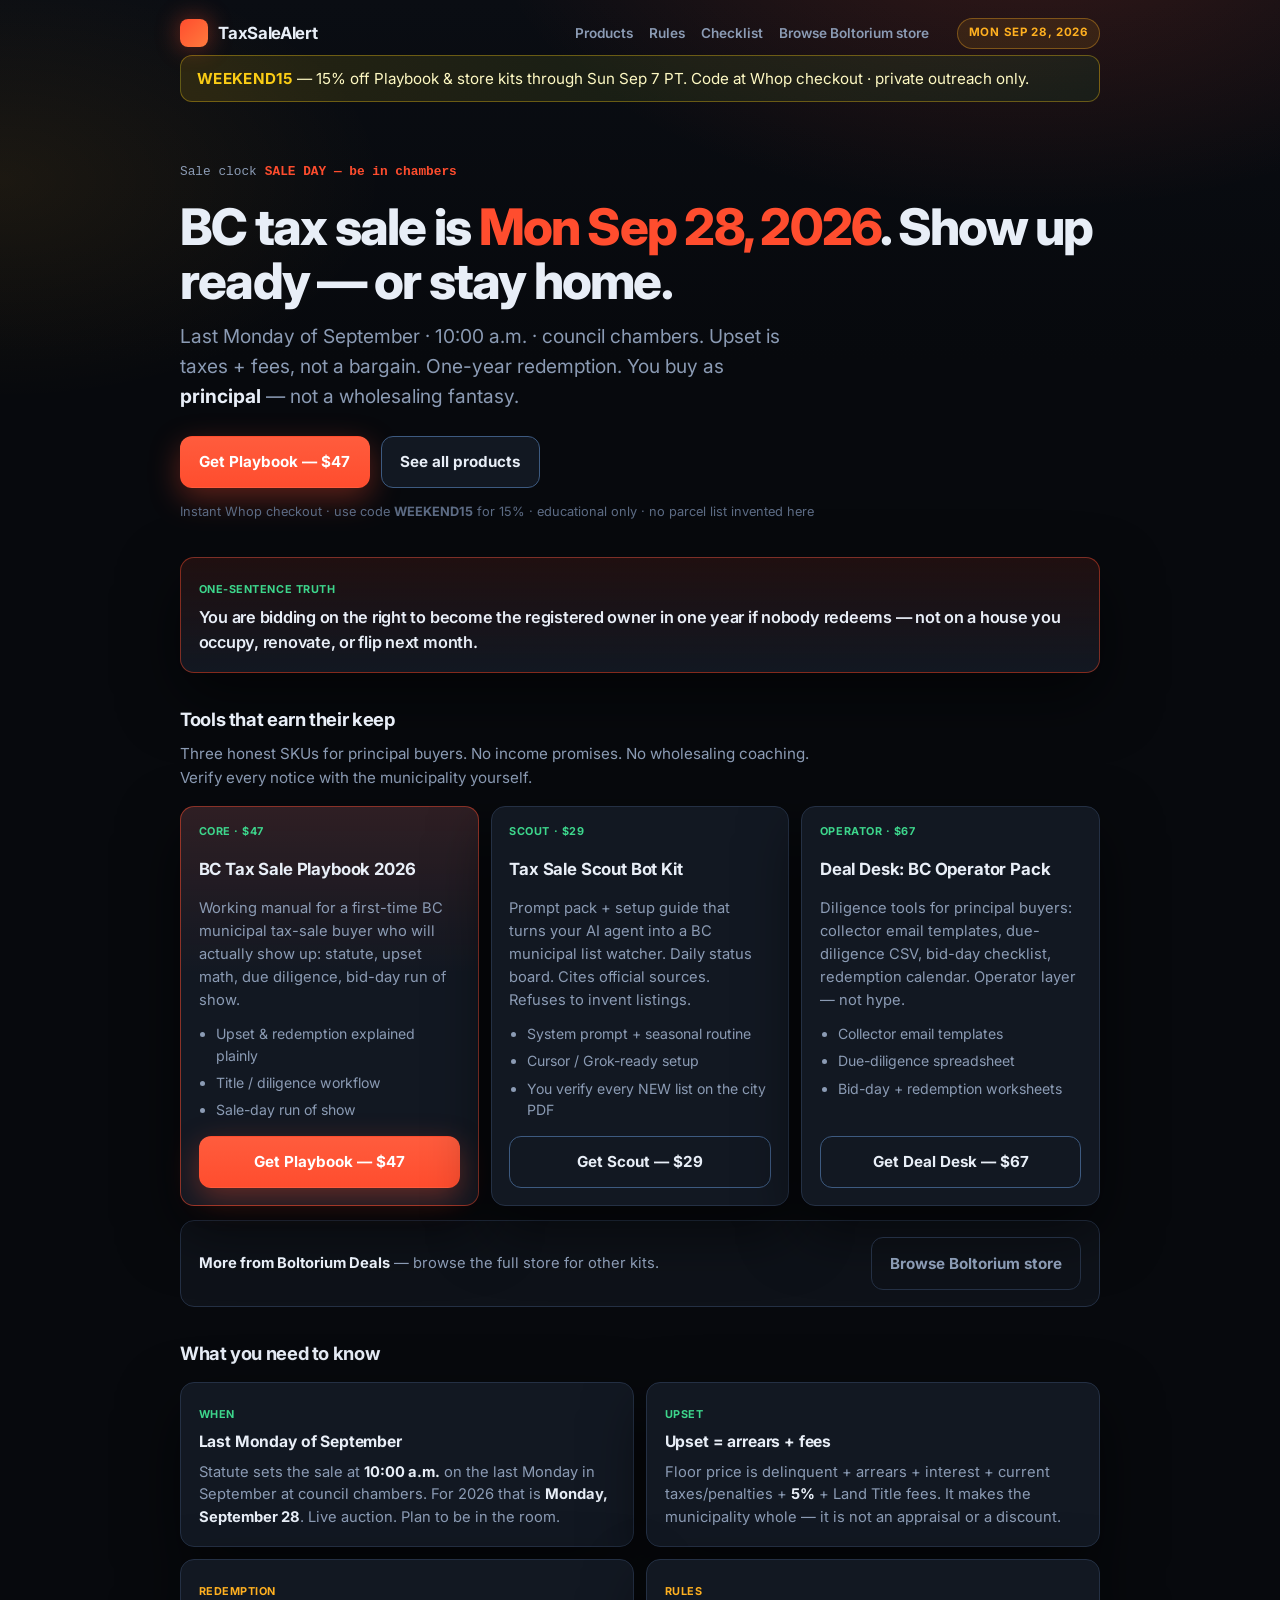
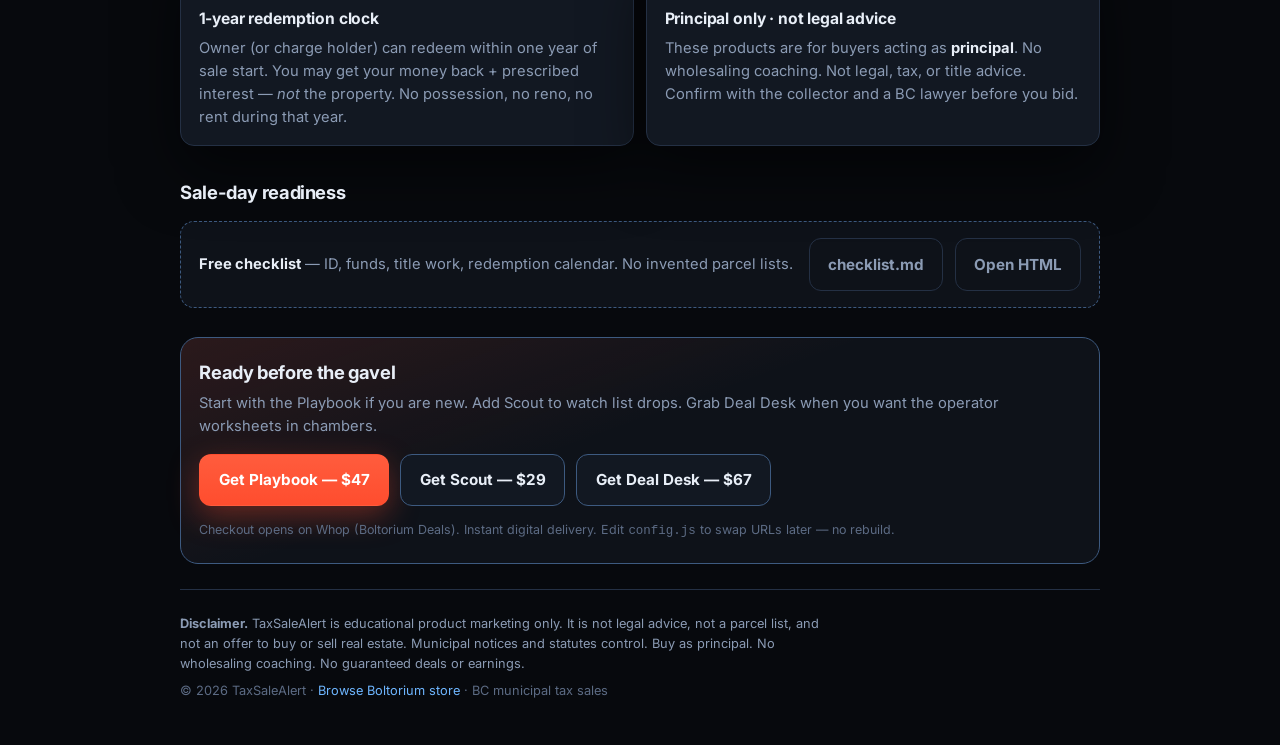
<file: index.html>
<!DOCTYPE html>
<html lang="en-CA">
<head>
  <meta charset="utf-8" />
  <meta name="viewport" content="width=device-width, initial-scale=1" />
  <meta name="theme-color" content="#07090d" />
  <title>TaxSaleAlert — BC Municipal Tax Sale · Sep 28, 2026</title>
  <meta name="description" content="Honest tools for BC municipal tax-sale buyers ahead of Mon Sep 28, 2026. Playbook, Scout, Deal Desk. Upset, redemption, bid as principal. Not legal advice. No fake parcel lists." />
  <meta property="og:title" content="TaxSaleAlert — BC Tax Sale Sep 28, 2026" />
  <meta property="og:description" content="Last Monday of September. Upset = arrears + fees. One-year redemption. Buy as principal. Educational products only." />
  <meta property="og:type" content="website" />
  <link rel="preconnect" href="https://fonts.googleapis.com" />
  <link rel="preconnect" href="https://fonts.gstatic.com" crossorigin />
  <link href="https://fonts.googleapis.com/css2?family=Inter:wght@400;600;700;800&display=swap" rel="stylesheet" />
  <link rel="stylesheet" href="./styles.css" />
</head>
<body>
  <div class="wrap">
    <header class="top">
      <div class="brand">
        <span class="brand-mark" aria-hidden="true"></span>
        TaxSaleAlert
      </div>
      <nav class="nav" aria-label="Primary">
        <a href="#products">Products</a>
        <a href="#rules">Rules</a>
        <a href="./checklist.html">Checklist</a>
        <a id="cta-store" href="https://whop.com/boltorium-deals" rel="noopener noreferrer" target="_blank">Store</a>
      </nav>
      <div class="pill" id="sale-pill">Mon Sep 28, 2026</div>
    </header>

    <main>
    <div class="promo-banner" id="promo-banner" role="status">
      <strong>WEEKEND15</strong> — 15% off Playbook &amp; store kits through <span id="promo-until">Sun Sep 7 PT</span>.
      Code at Whop checkout · private outreach only.
    </div>

      <section class="hero">
        <div class="countdown" id="countdown" aria-live="polite">
          <span>Sale clock</span>
          <strong id="countdown-value">—</strong>
        </div>
        <h1>
          BC tax sale is
          <span class="hot">Mon Sep&nbsp;28, 2026</span>.
          Show up ready — or stay home.
        </h1>
        <p class="lede">
          Last Monday of September · 10:00&nbsp;a.m. · council chambers.
          Upset is taxes + fees, not a bargain. One-year redemption.
          You buy as <strong class="em">principal</strong> — not a wholesaling fantasy.
        </p>
        <div class="cta-row">
          <a class="btn btn-primary" id="cta-playbook-hero" href="https://whop.com/checkout/plan_iAXEC2zlTtU7I" rel="noopener noreferrer" target="_blank">
            Get Playbook — $47
          </a>
          <a class="btn btn-secondary" href="#products">
            See all products
          </a>
        </div>
        <p class="fine">Instant Whop checkout · use code <strong>WEEKEND15</strong> for 15% · educational only · no parcel list invented here</p>
      </section>

      <section>
        <div class="card truth">
          <span class="tag">One-sentence truth</span>
          <p>
            You are bidding on the right to become the registered owner in one year
            if nobody redeems — not on a house you occupy, renovate, or flip next month.
          </p>
        </div>
      </section>

      <section aria-labelledby="buy-h" id="products" class="products">
        <h2 id="buy-h">Tools that earn their keep</h2>
        <p class="section-lead">
          Three honest SKUs for principal buyers. No income promises. No wholesaling coaching.
          Verify every notice with the municipality yourself.
        </p>
        <div class="grid grid-3">
          <article class="card product featured">
            <span class="tag">Core · $47</span>
            <h3>BC Tax Sale Playbook 2026</h3>
            <p>
              Working manual for a first-time BC municipal tax-sale buyer who will actually show up:
              statute, upset math, due diligence, bid-day run of show.
            </p>
            <ul>
              <li>Upset &amp; redemption explained plainly</li>
              <li>Title / diligence workflow</li>
              <li>Sale-day run of show</li>
            </ul>
            <a class="btn btn-primary btn-block" id="cta-playbook" href="https://whop.com/checkout/plan_iAXEC2zlTtU7I" rel="noopener noreferrer" target="_blank">
              Get Playbook — $47
            </a>
          </article>

          <article class="card product">
            <span class="tag">Scout · $29</span>
            <h3>Tax Sale Scout Bot Kit</h3>
            <p>
              Prompt pack + setup guide that turns your AI agent into a BC municipal list watcher.
              Daily status board. Cites official sources. Refuses to invent listings.
            </p>
            <ul>
              <li>System prompt + seasonal routine</li>
              <li>Cursor / Grok-ready setup</li>
              <li>You verify every NEW list on the city PDF</li>
            </ul>
            <a class="btn btn-secondary btn-block" id="cta-scout" href="https://whop.com/checkout/plan_ibS6a18RbaJ65" rel="noopener noreferrer" target="_blank">
              Get Scout — $29
            </a>
          </article>

          <article class="card product">
            <span class="tag">Operator · $67</span>
            <h3>Deal Desk: BC Operator Pack</h3>
            <p>
              Diligence tools for principal buyers: collector email templates, due-diligence CSV,
              bid-day checklist, redemption calendar. Operator layer — not hype.
            </p>
            <ul>
              <li>Collector email templates</li>
              <li>Due-diligence spreadsheet</li>
              <li>Bid-day + redemption worksheets</li>
            </ul>
            <a class="btn btn-secondary btn-block" id="cta-dealdesk" href="https://whop.com/checkout/plan_H0wXOBVSESjmb" rel="noopener noreferrer" target="_blank">
              Get Deal Desk — $67
            </a>
          </article>
        </div>
        <div class="store-strip">
          <p>
            <strong>More from Boltorium Deals</strong> — browse the full store for other kits.
          </p>
          <a class="btn btn-ghost" id="cta-store-2" href="https://whop.com/boltorium-deals" rel="noopener noreferrer" target="_blank">
            Browse Boltorium store
          </a>
        </div>
      </section>

      <section aria-labelledby="rules-h" id="rules">
        <h2 id="rules-h">What you need to know</h2>
        <div class="grid grid-2">
          <article class="card">
            <span class="tag">When</span>
            <h3>Last Monday of September</h3>
            <p>
              Statute sets the sale at <strong class="em">10:00 a.m.</strong> on the last Monday in September
              at council chambers. For 2026 that is <strong class="em">Monday, September 28</strong>.
              Live auction. Plan to be in the room.
            </p>
          </article>
          <article class="card">
            <span class="tag">Upset</span>
            <h3>Upset = arrears + fees</h3>
            <p>
              Floor price is delinquent + arrears + interest + current taxes/penalties +
              <strong class="em">5%</strong> + Land Title fees.
              It makes the municipality whole — it is not an appraisal or a discount.
            </p>
          </article>
          <article class="card warn">
            <span class="tag">Redemption</span>
            <h3>1-year redemption clock</h3>
            <p>
              Owner (or charge holder) can redeem within one year of sale start.
              You may get your money back + prescribed interest — <em>not</em> the property.
              No possession, no reno, no rent during that year.
            </p>
          </article>
          <article class="card warn">
            <span class="tag">Rules</span>
            <h3>Principal only · not legal advice</h3>
            <p>
              These products are for buyers acting as <strong class="em">principal</strong>.
              No wholesaling coaching. Not legal, tax, or title advice.
              Confirm with the collector and a BC lawyer before you bid.
            </p>
          </article>
        </div>
      </section>

      <section aria-labelledby="check-h">
        <h2 id="check-h">Sale-day readiness</h2>
        <div class="check-strip">
          <p>
            <strong>Free checklist</strong> — ID, funds, title work, redemption calendar.
            No invented parcel lists.
          </p>
          <div class="cta-row" style="margin:0">
            <a class="btn btn-ghost" href="./public/checklist.md" download>checklist.md</a>
            <a class="btn btn-ghost" href="./checklist.html">Open HTML</a>
          </div>
        </div>
      </section>

      <section class="offer" aria-labelledby="final-h" id="buy">
        <h2 id="final-h">Ready before the gavel</h2>
        <p class="sub">
          Start with the Playbook if you are new. Add Scout to watch list drops.
          Grab Deal Desk when you want the operator worksheets in chambers.
        </p>
        <div class="cta-row">
          <a class="btn btn-primary" id="cta-playbook-2" href="https://whop.com/checkout/plan_iAXEC2zlTtU7I" rel="noopener noreferrer" target="_blank">
            Get Playbook — $47
          </a>
          <a class="btn btn-secondary" id="cta-scout-2" href="https://whop.com/checkout/plan_ibS6a18RbaJ65" rel="noopener noreferrer" target="_blank">
            Get Scout — $29
          </a>
          <a class="btn btn-secondary" id="cta-dealdesk-2" href="https://whop.com/checkout/plan_H0wXOBVSESjmb" rel="noopener noreferrer" target="_blank">
            Get Deal Desk — $67
          </a>
        </div>
        <p class="kit-note">
          Checkout opens on Whop (Boltorium Deals). Instant digital delivery.
          Edit <code>config.js</code> to swap URLs later — no rebuild.
        </p>
      </section>
    </main>

    <footer>
      <p class="disclaimer">
        <strong class="em-muted">Disclaimer.</strong>
        TaxSaleAlert is educational product marketing only. It is not legal advice, not a parcel list,
        and not an offer to buy or sell real estate. Municipal notices and statutes control.
        Buy as principal. No wholesaling coaching. No guaranteed deals or earnings.
      </p>
      <p>
        © 2026 TaxSaleAlert ·
        <a id="cta-store-foot" href="https://whop.com/boltorium-deals" rel="noopener noreferrer" target="_blank">Boltorium Deals</a>
        · BC municipal tax sales
      </p>
    </footer>
  </div>

  <script src="./config.js"></script>
  <script src="./app.js"></script>
</body>
</html>
</file>
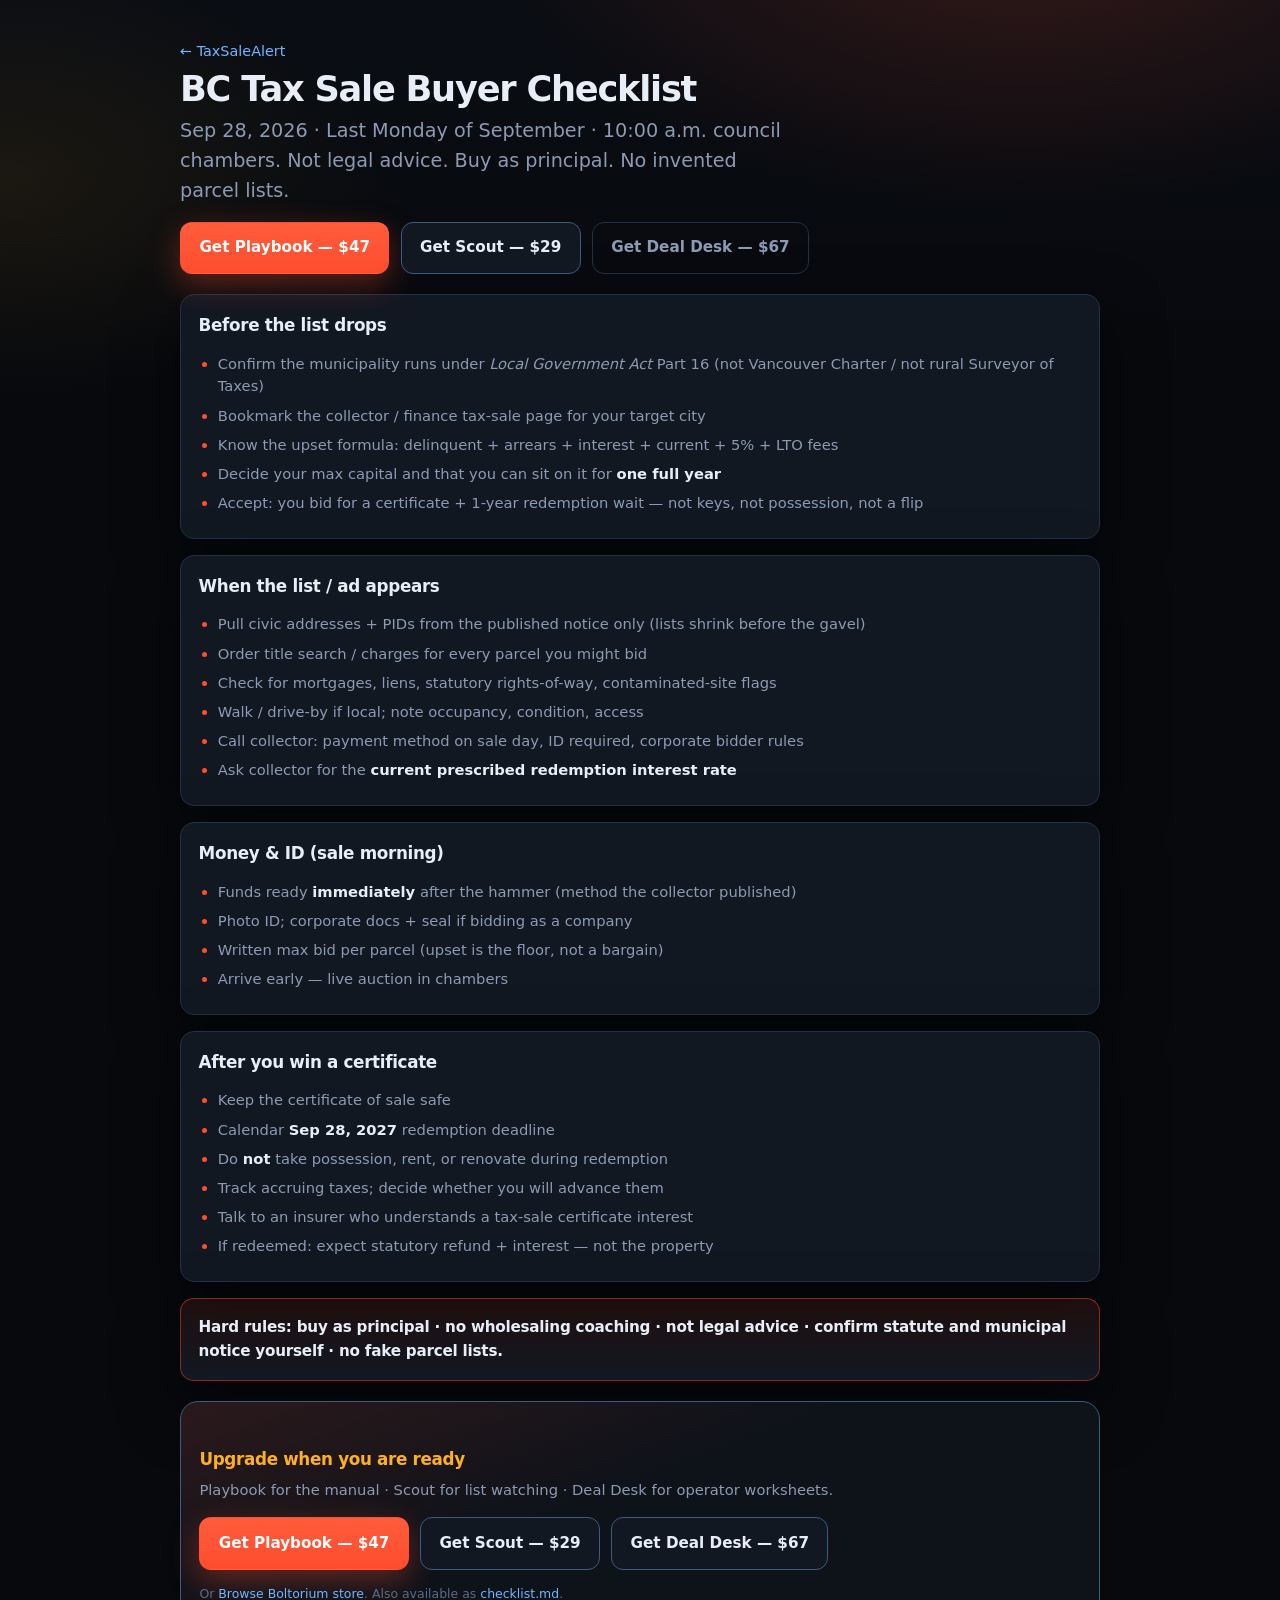
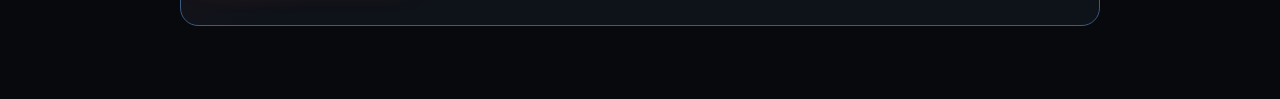
<file: checklist.html>
<!DOCTYPE html>
<html lang="en-CA">
<head>
  <meta charset="utf-8" />
  <meta name="viewport" content="width=device-width, initial-scale=1" />
  <meta name="theme-color" content="#07090d" />
  <title>BC Tax Sale Buyer Checklist — Sep 28, 2026</title>
  <meta name="description" content="Free BC municipal tax-sale buyer checklist. Principal buyers only. Not legal advice. No invented parcel lists." />
  <link rel="stylesheet" href="./styles.css" />
  <style>
    .doc { padding: 1.5rem 0 3rem; }
    .doc h1 { font-size: clamp(1.6rem, 5vw, 2.2rem); margin-bottom: 0.5rem; }
    .doc h2 { margin-top: 1.5rem; font-size: 1.05rem; color: var(--accent-2); }
    .doc ul { margin: 0.4rem 0 0; padding-left: 1.2rem; color: var(--muted); }
    .doc li { margin: 0.4rem 0; }
    .doc li::marker { color: var(--accent); }
    .back { display: inline-block; margin: 1rem 0 0.5rem; font-size: 0.9rem; }
  </style>
</head>
<body>
  <div class="wrap doc">
    <a class="back" href="./index.html">&larr; TaxSaleAlert</a>
    <h1>BC Tax Sale Buyer Checklist</h1>
    <p class="lede" style="margin-bottom:1rem">
      Sep 28, 2026 · Last Monday of September · 10:00 a.m. council chambers.
      Not legal advice. Buy as principal. No invented parcel lists.
    </p>

    <div class="cta-row" style="margin-bottom:1.25rem">
      <a class="btn btn-primary" id="cta-playbook" href="https://whop.com/checkout/plan_iAXEC2zlTtU7I" rel="noopener noreferrer" target="_blank">Get Playbook — $47</a>
      <a class="btn btn-secondary" id="cta-scout" href="https://whop.com/checkout/plan_ibS6a18RbaJ65" rel="noopener noreferrer" target="_blank">Get Scout — $29</a>
      <a class="btn btn-ghost" id="cta-dealdesk" href="https://whop.com/checkout/plan_H0wXOBVSESjmb" rel="noopener noreferrer" target="_blank">Deal Desk — $67</a>
    </div>

    <div class="card" style="margin-bottom:1rem">
      <h2 style="margin-top:0;color:var(--text)">Before the list drops</h2>
      <ul>
        <li>Confirm the municipality runs under <em>Local Government Act</em> Part 16 (not Vancouver Charter / not rural Surveyor of Taxes)</li>
        <li>Bookmark the collector / finance tax-sale page for your target city</li>
        <li>Know the upset formula: delinquent + arrears + interest + current + 5% + LTO fees</li>
        <li>Decide your max capital and that you can sit on it for <strong class="em">one full year</strong></li>
        <li>Accept: you bid for a certificate + 1-year redemption wait — not keys, not possession, not a flip</li>
      </ul>
    </div>
    <div class="card" style="margin-bottom:1rem">
      <h2 style="margin-top:0;color:var(--text)">When the list / ad appears</h2>
      <ul>
        <li>Pull civic addresses + PIDs from the published notice only (lists shrink before the gavel)</li>
        <li>Order title search / charges for every parcel you might bid</li>
        <li>Check for mortgages, liens, statutory rights-of-way, contaminated-site flags</li>
        <li>Walk / drive-by if local; note occupancy, condition, access</li>
        <li>Call collector: payment method on sale day, ID required, corporate bidder rules</li>
        <li>Ask collector for the <strong class="em">current prescribed redemption interest rate</strong></li>
      </ul>
    </div>
    <div class="card" style="margin-bottom:1rem">
      <h2 style="margin-top:0;color:var(--text)">Money &amp; ID (sale morning)</h2>
      <ul>
        <li>Funds ready <strong class="em">immediately</strong> after the hammer (method the collector published)</li>
        <li>Photo ID; corporate docs + seal if bidding as a company</li>
        <li>Written max bid per parcel (upset is the floor, not a bargain)</li>
        <li>Arrive early — live auction in chambers</li>
      </ul>
    </div>
    <div class="card warn" style="margin-bottom:1rem">
      <h2 style="margin-top:0;color:var(--text)">After you win a certificate</h2>
      <ul>
        <li>Keep the certificate of sale safe</li>
        <li>Calendar <strong class="em">Sep 28, 2027</strong> redemption deadline</li>
        <li>Do <strong class="em">not</strong> take possession, rent, or renovate during redemption</li>
        <li>Track accruing taxes; decide whether you will advance them</li>
        <li>Talk to an insurer who understands a tax-sale certificate interest</li>
        <li>If redeemed: expect statutory refund + interest — not the property</li>
      </ul>
    </div>
    <div class="card truth" style="margin-bottom:1.25rem">
      <p style="font-size:0.95rem">
        Hard rules: buy as principal · no wholesaling coaching · not legal advice ·
        confirm statute and municipal notice yourself · no fake parcel lists.
      </p>
    </div>

    <div class="offer" style="margin-top:0">
      <h2 style="margin-bottom:0.4rem">Upgrade when you are ready</h2>
      <p class="sub">Playbook for the manual · Scout for list watching · Deal Desk for operator worksheets.</p>
      <div class="cta-row">
        <a class="btn btn-primary" id="cta-playbook-2" href="https://whop.com/checkout/plan_iAXEC2zlTtU7I" rel="noopener noreferrer" target="_blank">Get Playbook — $47</a>
        <a class="btn btn-secondary" id="cta-scout-2" href="https://whop.com/checkout/plan_ibS6a18RbaJ65" rel="noopener noreferrer" target="_blank">Get Scout — $29</a>
        <a class="btn btn-secondary" id="cta-dealdesk-2" href="https://whop.com/checkout/plan_H0wXOBVSESjmb" rel="noopener noreferrer" target="_blank">Get Deal Desk — $67</a>
      </div>
      <p class="kit-note" style="margin-top:0.75rem">
        Or <a id="cta-store" href="https://whop.com/boltorium-deals" rel="noopener noreferrer" target="_blank">browse the Boltorium store</a>.
        Also available as <a href="./public/checklist.md">checklist.md</a>.
      </p>
    </div>
  </div>
  <script src="./config.js"></script>
  <script src="./app.js"></script>
</body>
</html>
</file>
<file: styles.css>
:root {
  --bg: #07090d;
  --bg-elev: #0e1219;
  --bg-card: #121822;
  --border: #243044;
  --border-hot: #3d5a80;
  --text: #e8eef7;
  --muted: #8b9bb4;
  --dim: #5c6b84;
  --accent: #ff4d2e;
  --accent-2: #ffb020;
  --ok: #3dd68c;
  --link: #6eb6ff;
  --radius: 14px;
  --shadow: 0 24px 60px rgba(0, 0, 0, 0.55);
  --font: "Inter", ui-sans-serif, system-ui, -apple-system, Segoe UI, Roboto, Helvetica, Arial, sans-serif;
  --mono: ui-monospace, SFMono-Regular, Menlo, Consolas, monospace;
}

*,
*::before,
*::after {
  box-sizing: border-box;
}

html {
  scroll-behavior: smooth;
}

body {
  margin: 0;
  font-family: var(--font);
  background: var(--bg);
  color: var(--text);
  line-height: 1.55;
  -webkit-font-smoothing: antialiased;
  min-height: 100vh;
}

body::before {
  content: "";
  position: fixed;
  inset: 0;
  pointer-events: none;
  background:
    radial-gradient(900px 500px at 80% -10%, rgba(255, 77, 46, 0.18), transparent 60%),
    radial-gradient(700px 400px at 0% 20%, rgba(255, 176, 32, 0.08), transparent 55%),
    linear-gradient(180deg, #0a0d13 0%, var(--bg) 40%);
  z-index: -1;
}

a {
  color: var(--link);
  text-decoration: none;
}
a:hover {
  text-decoration: underline;
}

.wrap {
  width: min(920px, calc(100% - 2rem));
  margin: 0 auto;
}

/* Top bar */
.top {
  display: flex;
  align-items: center;
  justify-content: space-between;
  gap: 1rem;
  padding: 1.1rem 0 0.4rem;
}

.brand {
  display: flex;
  align-items: center;
  gap: 0.65rem;
  font-weight: 700;
  letter-spacing: -0.02em;
  font-size: 1.05rem;
}

.brand-mark {
  width: 28px;
  height: 28px;
  border-radius: 8px;
  background: linear-gradient(135deg, var(--accent), #ff7a3d);
  box-shadow: 0 0 24px rgba(255, 77, 46, 0.45);
}

.pill {
  font-size: 0.72rem;
  font-weight: 700;
  letter-spacing: 0.06em;
  text-transform: uppercase;
  color: var(--accent-2);
  background: rgba(255, 176, 32, 0.1);
  border: 1px solid rgba(255, 176, 32, 0.35);
  padding: 0.35rem 0.7rem;
  border-radius: 999px;
  white-space: nowrap;
}

/* Hero */
.hero {
  padding: 2.2rem 0 1.6rem;
}

.countdown {
  display: inline-flex;
  align-items: center;
  gap: 0.5rem;
  font-family: var(--mono);
  font-size: 0.8rem;
  color: var(--muted);
  margin-bottom: 1.1rem;
}

.countdown strong {
  color: var(--accent);
  font-weight: 700;
}

h1 {
  margin: 0 0 0.85rem;
  font-size: clamp(2rem, 6.5vw, 3.15rem);
  line-height: 1.08;
  letter-spacing: -0.035em;
  font-weight: 800;
}

h1 .hot {
  color: var(--accent);
}

.lede {
  margin: 0 0 1.5rem;
  font-size: clamp(1.02rem, 2.8vw, 1.2rem);
  color: var(--muted);
  max-width: 38rem;
}

.cta-row {
  display: flex;
  flex-wrap: wrap;
  gap: 0.7rem;
  margin-bottom: 0.85rem;
}

.btn {
  display: inline-flex;
  align-items: center;
  justify-content: center;
  gap: 0.45rem;
  border-radius: 12px;
  padding: 0.85rem 1.15rem;
  font-weight: 700;
  font-size: 0.95rem;
  border: 1px solid transparent;
  cursor: pointer;
  text-decoration: none !important;
  transition: transform 0.12s ease, background 0.12s ease, border-color 0.12s ease, opacity 0.12s ease;
  min-height: 48px;
}

.btn:active {
  transform: translateY(1px);
}

.btn-primary {
  background: linear-gradient(180deg, #ff5c3d, var(--accent));
  color: #fff;
  box-shadow: 0 10px 30px rgba(255, 77, 46, 0.35);
}

.btn-primary:hover {
  filter: brightness(1.06);
}

.btn-secondary {
  background: var(--bg-card);
  color: var(--text);
  border-color: var(--border-hot);
}

.btn-secondary:hover {
  border-color: #5a7eab;
  background: #171e2b;
}

.btn-ghost {
  background: transparent;
  color: var(--muted);
  border-color: var(--border);
}

.btn-ghost:hover {
  color: var(--text);
  border-color: var(--border-hot);
}

.btn[disabled],
.btn.is-disabled {
  opacity: 0.45;
  pointer-events: none;
  cursor: not-allowed;
  box-shadow: none;
}

.fine {
  font-size: 0.8rem;
  color: var(--dim);
  margin: 0;
}

/* Cards / sections */
section {
  padding: 0.6rem 0 1.4rem;
}

h2 {
  margin: 0 0 0.9rem;
  font-size: 1.15rem;
  letter-spacing: -0.02em;
}

.grid {
  display: grid;
  gap: 0.75rem;
}

@media (min-width: 640px) {
  .grid-2 {
    grid-template-columns: 1fr 1fr;
  }
  .grid-3 {
    grid-template-columns: repeat(3, 1fr);
  }
}

.card {
  background: var(--bg-card);
  border: 1px solid var(--border);
  border-radius: var(--radius);
  padding: 1.05rem 1.1rem;
  box-shadow: var(--shadow);
}

.card h3 {
  margin: 0 0 0.4rem;
  font-size: 0.98rem;
  letter-spacing: -0.01em;
}

.card p,
.card li {
  margin: 0;
  color: var(--muted);
  font-size: 0.92rem;
}

.card ul {
  margin: 0.35rem 0 0;
  padding-left: 1.1rem;
}

.card li + li {
  margin-top: 0.35rem;
}

.card .tag {
  display: inline-block;
  font-size: 0.68rem;
  font-weight: 700;
  letter-spacing: 0.05em;
  text-transform: uppercase;
  color: var(--ok);
  margin-bottom: 0.45rem;
}

.card.warn .tag {
  color: var(--accent-2);
}

.truth {
  border-color: rgba(255, 77, 46, 0.45);
  background: linear-gradient(180deg, rgba(255, 77, 46, 0.1), var(--bg-card));
}

.truth p {
  color: var(--text);
  font-size: 1.02rem;
  font-weight: 600;
  letter-spacing: -0.015em;
}

/* Checklist strip */
.check-strip {
  display: flex;
  flex-wrap: wrap;
  align-items: center;
  justify-content: space-between;
  gap: 0.85rem;
  padding: 1rem 1.1rem;
  border-radius: var(--radius);
  border: 1px dashed var(--border-hot);
  background: var(--bg-elev);
}

.check-strip p {
  margin: 0;
  color: var(--muted);
  font-size: 0.92rem;
}

.check-strip strong {
  color: var(--text);
}

/* Offer block */
.offer {
  margin: 0.4rem 0 1.6rem;
  padding: 1.25rem 1.15rem 1.35rem;
  border-radius: calc(var(--radius) + 4px);
  border: 1px solid var(--border-hot);
  background:
    linear-gradient(160deg, rgba(255, 77, 46, 0.12), transparent 45%),
    var(--bg-elev);
}

.offer h2 {
  margin-bottom: 0.35rem;
}

.offer .sub {
  margin: 0 0 1rem;
  color: var(--muted);
  font-size: 0.92rem;
}

.kit-note {
  margin: 0.85rem 0 0;
  font-size: 0.78rem;
  color: var(--dim);
}

/* Footer */
footer {
  padding: 1.5rem 0 2.5rem;
  border-top: 1px solid var(--border);
  margin-top: 0.5rem;
}

footer p {
  margin: 0 0 0.45rem;
  font-size: 0.8rem;
  color: var(--dim);
}

.disclaimer {
  color: var(--muted) !important;
  max-width: 40rem;
}

/* Nav */
.nav {
  display: none;
  align-items: center;
  gap: 1rem;
  font-size: 0.85rem;
  font-weight: 600;
}
.nav a {
  color: var(--muted);
  text-decoration: none;
}
.nav a:hover {
  color: var(--text);
  text-decoration: none;
}
@media (min-width: 720px) {
  .nav {
    display: flex;
    margin-left: auto;
    margin-right: 0.75rem;
  }
}

.em {
  color: var(--text);
}
.em-muted {
  color: var(--muted);
}

.section-lead {
  margin: -0.35rem 0 1rem;
  color: var(--muted);
  font-size: 0.95rem;
  max-width: 40rem;
}

/* Product cards */
.product {
  display: flex;
  flex-direction: column;
  gap: 0.55rem;
  height: 100%;
}
.product h3 {
  font-size: 1.05rem;
}
.product ul {
  margin: 0.15rem 0 0.35rem;
  padding-left: 1.1rem;
  flex: 1;
}
.product li {
  color: var(--muted);
  font-size: 0.88rem;
}
.product .btn {
  margin-top: auto;
}
.product.featured {
  border-color: rgba(255, 77, 46, 0.5);
  background:
    linear-gradient(180deg, rgba(255, 77, 46, 0.12), transparent 42%),
    var(--bg-card);
}
.btn-block {
  width: 100%;
}

.store-strip {
  display: flex;
  flex-wrap: wrap;
  align-items: center;
  justify-content: space-between;
  gap: 0.85rem;
  margin-top: 0.9rem;
  padding: 1rem 1.1rem;
  border-radius: var(--radius);
  border: 1px solid var(--border);
  background: var(--bg-elev);
}
.store-strip p {
  margin: 0;
  color: var(--muted);
  font-size: 0.92rem;
}
.store-strip strong {
  color: var(--text);
}

@media (max-width: 639px) {
  .top {
    flex-wrap: wrap;
  }
  .pill {
    font-size: 0.65rem;
  }
}

.promo-banner {
  margin: 0 0 1.25rem;
  padding: 0.75rem 1rem;
  border-radius: 12px;
  border: 1px solid rgba(250, 204, 21, 0.35);
  background: linear-gradient(90deg, rgba(250,204,21,0.12), rgba(34,197,94,0.08));
  color: #fef9c3;
  font-size: 0.95rem;
  line-height: 1.4;
}
.promo-banner strong { color: #facc15; letter-spacing: 0.02em; }
</file>
